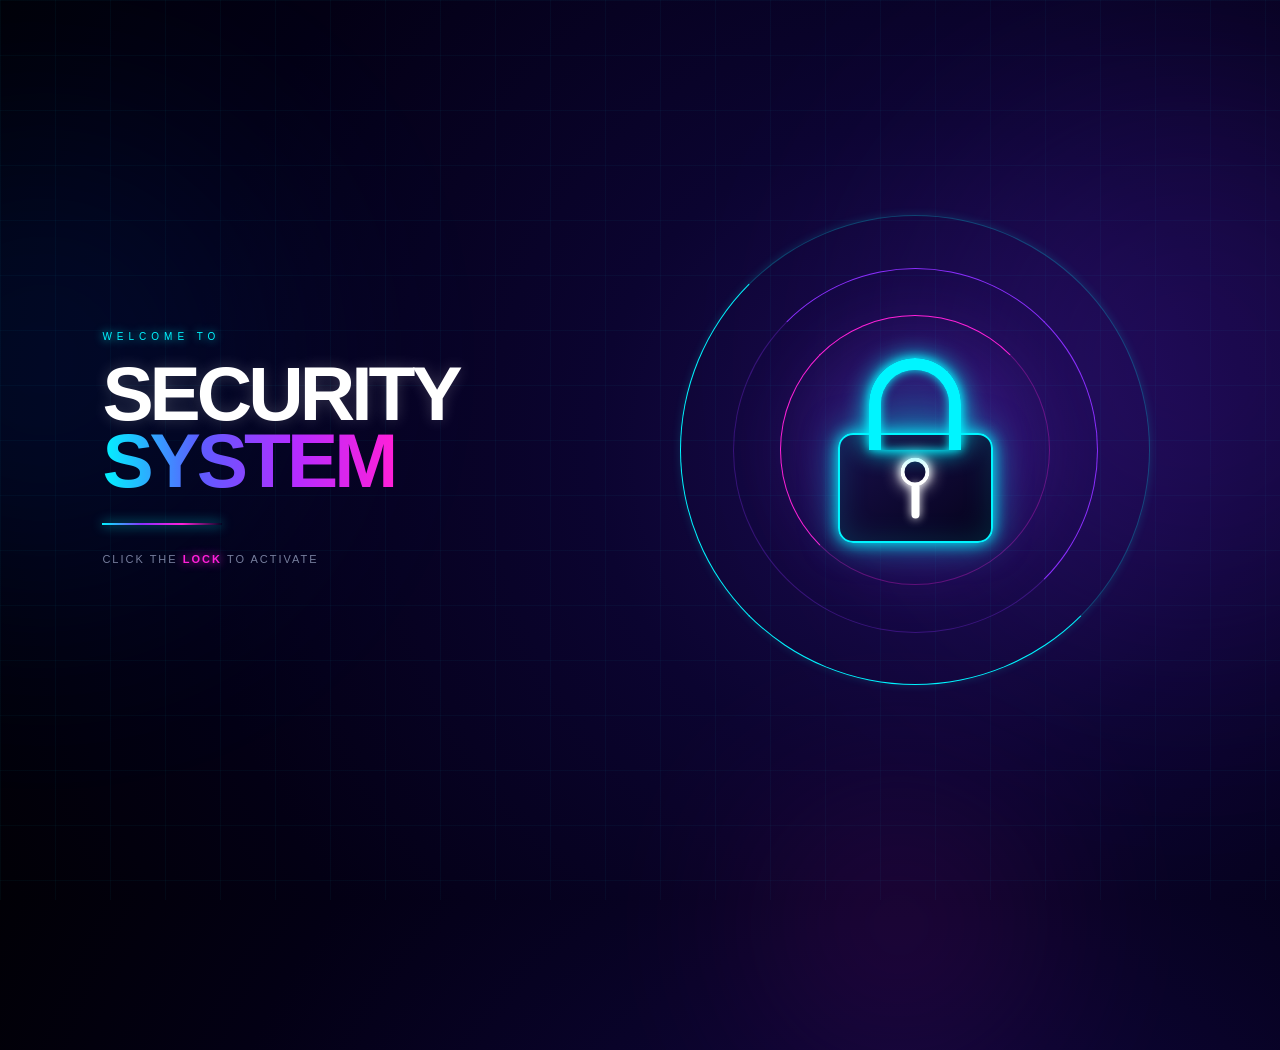
<file: index.html>
<!DOCTYPE html>
<html lang="en">

<head>

    <meta charset="UTF-8">
    <meta name="viewport" content="width=device-width, initial-scale=1.0">

    <title>LaserGuard</title>

    <style>

        * {
            margin: 0;
            padding: 0;
            box-sizing: border-box;
        }


        /* =========================================
           BODY
        ========================================= */

        body {

            width: 100vw;
            height: 100vh;

            overflow: hidden;

            background:
                radial-gradient(
                    circle at 72% 50%,
                    #1b0b50 0%,
                    #0b0430 32%,
                    #030014 72%,
                    #010006 100%
                );

            color: white;

            font-family: Arial, sans-serif;

            position: relative;
        }


        /* =========================================
           BACKGROUND GRID
        ========================================= */

        body::before {

            content: "";

            position: absolute;

            inset: 0;

            background-image:

                linear-gradient(
                    rgba(0,245,255,0.035) 1px,
                    transparent 1px
                ),

                linear-gradient(
                    90deg,
                    rgba(0,245,255,0.035) 1px,
                    transparent 1px
                );

            background-size: 55px 55px;

            pointer-events: none;
        }


        /* =========================================
           BACKGROUND GLOW
        ========================================= */

        .blue-glow {

            position: absolute;

            width: 450px;
            height: 450px;

            left: -180px;
            top: 15%;

            border-radius: 50%;

            background: #0055ff;

            opacity: 0.12;

            filter: blur(130px);
        }


        .purple-glow {

            position: absolute;

            width: 550px;
            height: 550px;

            right: -180px;
            top: 10%;

            border-radius: 50%;

            background: #7b2cff;

            opacity: 0.16;

            filter: blur(130px);
        }


        .pink-glow {

            position: absolute;

            width: 250px;
            height: 250px;

            right: 20%;
            bottom: -150px;

            border-radius: 50%;

            background: #ff20d9;

            opacity: 0.12;

            filter: blur(100px);
        }


        /* =========================================
           MAIN LAYOUT
        ========================================= */

        .page {

            width: 100%;

            height: 100%;

            display: flex;

            align-items: center;

            position: relative;

            z-index: 2;
        }


        /* =========================================
           LEFT CONTENT
        ========================================= */

        .left-content {

            width: 43%;

            padding-left: 8%;

            position: relative;

            z-index: 10;
        }


        .small-title {

            font-family: Arial, sans-serif;

            font-size: 10px;

            letter-spacing: 5px;

            color: #00f5ff;

            margin-bottom: 18px;

            text-shadow:
                0 0 10px #00f5ff;
        }


        .main-title {

            font-family: Arial, sans-serif;

            font-size: clamp(52px, 6vw, 90px);

            line-height: 0.88;

            font-weight: 900;

            letter-spacing: -4px;
        }


        .main-title .white {

            color: white;

            text-shadow:
                0 0 15px rgba(255,255,255,0.2);
        }


        .main-title .gradient {

            background:
                linear-gradient(
                    90deg,
                    #00f5ff,
                    #5d5cff,
                    #b62cff,
                    #ff20d9
                );

            -webkit-background-clip: text;

            background-clip: text;

            color: transparent;

            text-shadow: none;
        }


        .title-line {

            width: 120px;

            height: 2px;

            margin-top: 28px;

            background:
                linear-gradient(
                    90deg,
                    #00f5ff,
                    #8b2eff,
                    #ff20d9,
                    transparent
                );

            box-shadow:
                0 0 12px #00f5ff;
        }


        /* =========================================
           INSTRUCTION
        ========================================= */

        .instruction {

            margin-top: 25px;

            font-size: 11px;

            line-height: 1.8;

            letter-spacing: 2px;

            color: #777f9e;

            text-transform: uppercase;
        }


        .instruction strong {

            color: #ff20d9;

            font-weight: 700;

            text-shadow:
                0 0 10px #ff20d9;
        }


        /* =========================================
           RIGHT LOCK AREA
        ========================================= */

        .lock-area {

            width: 57%;

            height: 100%;

            display: flex;

            justify-content: center;

            align-items: center;

            position: relative;
        }


        /* =========================================
           LOCK CENTER GLOW
        ========================================= */

        .center-glow {

            position: absolute;

            width: 300px;
            height: 300px;

            border-radius: 50%;

            background:
                radial-gradient(
                    circle,
                    rgba(0,245,255,0.4),
                    rgba(124,58,237,0.2),
                    transparent 70%
                );

            filter: blur(25px);

            animation:
                centerPulse 2.5s ease-in-out infinite alternate;
        }


        @keyframes centerPulse {

            from {
                transform: scale(0.85);
                opacity: 0.65;
            }

            to {
                transform: scale(1.2);
                opacity: 1;
            }
        }


        /* =========================================
           RINGS
        ========================================= */

        .ring {

            position: absolute;

            border-radius: 50%;

            border: 1px solid;
        }


        .ring-one {

            width: 470px;
            height: 470px;

            border-color:
                rgba(0,245,255,0.25);

            border-left-color:
                #00f5ff;

            border-bottom-color:
                #00f5ff;

            box-shadow:
                0 0 10px rgba(0,245,255,0.15);

            animation:
                rotateOne 16s linear infinite;
        }


        .ring-two {

            width: 365px;
            height: 365px;

            border-color:
                rgba(139,46,255,0.3);

            border-right-color:
                #8b2eff;

            border-top-color:
                #8b2eff;

            animation:
                rotateTwo 11s linear infinite;
        }


        .ring-three {

            width: 270px;
            height: 270px;

            border-color:
                rgba(255,32,217,0.3);

            border-top-color:
                #ff20d9;

            border-left-color:
                #ff20d9;

            animation:
                rotateOne 7s linear infinite;
        }


        @keyframes rotateOne {

            from {
                transform: rotate(0deg);
            }

            to {
                transform: rotate(360deg);
            }
        }


        @keyframes rotateTwo {

            from {
                transform: rotate(360deg);
            }

            to {
                transform: rotate(0deg);
            }
        }


        /* =========================================
           LOCK
        ========================================= */

        .lock {

            width: 155px;

            height: 185px;

            position: relative;

            z-index: 20;

            cursor: pointer;

            transition:
                transform 0.25s ease,
                filter 0.25s ease;
        }


        .lock:hover {

            transform: scale(1.08);

            filter:
                drop-shadow(0 0 12px #00f5ff)
                drop-shadow(0 0 30px #8b2eff)
                drop-shadow(0 0 45px #ff20d9);
        }


        /* =========================================
           LOCK SHACKLE
        ========================================= */

        .shackle {

            position: absolute;

            width: 92px;
            height: 92px;

            left: 31px;
            top: 0;

            border: 12px solid #00f5ff;

            border-bottom: none;

            border-radius:
                60px 60px 0 0;

            box-shadow:

                0 0 10px #00f5ff,

                0 0 25px #00f5ff,

                inset 0 0 10px #00f5ff;

            z-index: 2;

            transform-origin: bottom center;
        }


        /* =========================================
           LOCK BODY
        ========================================= */

        .lock-body {

            position: absolute;

            bottom: 0;

            width: 155px;

            height: 110px;

            border-radius: 15px;

            border: 2px solid #00f5ff;

            background:
                linear-gradient(
                    145deg,
                    #18104b,
                    #05021a
                );

            box-shadow:

                0 0 15px #00f5ff,

                0 0 35px rgba(0,245,255,0.5),

                inset 0 0 30px
                rgba(0,245,255,0.15);
        }


        /* =========================================
           KEYHOLE
        ========================================= */

        .keyhole {

            position: absolute;

            left: 50%;
            top: 50%;

            transform:
                translate(-50%, -50%);
        }


        .key-circle {

            width: 29px;
            height: 29px;

            border-radius: 50%;

            border: 4px solid white;

            box-shadow:

                0 0 8px white,

                0 0 18px white;
        }


        .key-line {

            width: 8px;

            height: 35px;

            margin:
                -3px auto 0;

            background: white;

            border-radius: 6px;

            box-shadow:
                0 0 10px white;
        }


        /* =========================================
           SCAN LINE
        ========================================= */

        .scan {

            position: absolute;

            width: 500px;

            height: 2px;

            background:
                linear-gradient(
                    90deg,
                    transparent,
                    #00f5ff,
                    white,
                    #ff20d9,
                    transparent
                );

            box-shadow:
                0 0 12px #00f5ff,
                0 0 30px #ff20d9;

            opacity: 0;

            animation:
                scan 3s ease-in-out infinite;
        }


        @keyframes scan {

            0% {

                transform:
                    translateY(-250px);

                opacity: 0;
            }

            25% {
                opacity: 1;
            }

            50% {
                opacity: 0.8;
            }

            75% {
                opacity: 1;
            }

            100% {

                transform:
                    translateY(250px);

                opacity: 0;
            }
        }


        /* =========================================
           PORTAL
        ========================================= */

        .portal {

            position: fixed;

            left: 0;
            top: 0;

            width: 30px;
            height: 30px;

            border-radius: 50%;

            background:
                radial-gradient(
                    circle,
                    white 0%,
                    #00f5ff 8%,
                    #8b2eff 28%,
                    #ff20d9 50%,
                    #050018 72%,
                    #000 100%
                );

            box-shadow:

                0 0 30px #00f5ff,

                0 0 80px #8b2eff,

                0 0 150px #ff20d9;

            transform:
                translate(-50%, -50%)
                scale(0);

            z-index: 100;

            pointer-events: none;

            opacity: 0;
        }


        /* =========================================
           ACTIVATION — PORTAL TRANSITION
        ========================================= */

        body.activate .portal {

            left: 72%;

            top: 50%;

            opacity: 1;

            animation:
                portalExpand 1.35s
                cubic-bezier(.7,0,.15,1)
                forwards;
        }


        @keyframes portalExpand {

            0% {

                transform:
                    translate(-50%, -50%)
                    scale(0);
            }

            20% {

                transform:
                    translate(-50%, -50%)
                    scale(3);
            }

            45% {

                transform:
                    translate(-50%, -50%)
                    scale(15);
            }

            70% {

                transform:
                    translate(-50%, -50%)
                    scale(50);
            }

            100% {

                transform:
                    translate(-50%, -50%)
                    scale(130);
            }
        }


        /* =========================================
           SHACKLE OPENS
        ========================================= */

        body.activate .shackle {

            animation:
                unlockShackle
                0.65s
                cubic-bezier(.2,.8,.2,1)
                forwards;
        }


        @keyframes unlockShackle {

            0% {

                transform:
                    rotate(0deg)
                    translateY(0);
            }

            55% {

                transform:
                    rotate(-20deg)
                    translateY(-18px);
            }

            100% {

                transform:
                    rotate(-38deg)
                    translateY(-45px);

                opacity: 0;
            }
        }


        /* =========================================
           KEYHOLE FLASH
        ========================================= */

        body.activate .keyhole {

            animation:
                keyFlash
                0.7s
                ease-out
                forwards;
        }


        @keyframes keyFlash {

            0% {

                transform:
                    translate(-50%, -50%)
                    scale(1);

                filter:
                    drop-shadow(0 0 5px white);
            }

            45% {

                transform:
                    translate(-50%, -50%)
                    scale(2);

                filter:
                    drop-shadow(0 0 25px white)
                    drop-shadow(0 0 55px #00f5ff);
            }

            100% {

                transform:
                    translate(-50%, -50%)
                    scale(0);

                opacity: 0;
            }
        }


        /* =========================================
           RINGS BURST
        ========================================= */

        body.activate .ring {

            animation:
                ringBurst
                0.9s
                ease-in
                forwards;
        }


        @keyframes ringBurst {

            0% {

                transform:
                    scale(1)
                    rotate(0deg);

                opacity: 1;
            }

            100% {

                transform:
                    scale(2.5)
                    rotate(720deg);

                opacity: 0;
            }
        }


        /* =========================================
           LEFT TEXT EXIT
        ========================================= */

        body.activate .left-content {

            animation:
                textExit
                0.55s
                ease-in
                forwards;
        }


        @keyframes textExit {

            to {

                transform:
                    translateX(-80px);

                opacity: 0;
            }
        }


        /* =========================================
           SCREEN DARKEN
        ========================================= */

        body.activate::after {

            content: "";

            position: fixed;

            inset: 0;

            background:
                radial-gradient(
                    circle at 72% 50%,
                    transparent 0%,
                    rgba(0,0,0,0.1) 20%,
                    rgba(0,0,0,0.8) 60%,
                    #000 100%
                );

            z-index: 90;

            pointer-events: none;

            animation:
                darken 1.3s ease forwards;
        }


        @keyframes darken {

            0% {
                opacity: 0;
            }

            55% {
                opacity: 0.25;
            }

            100% {
                opacity: 1;
            }
        }


        /* =========================================
           MOBILE
        ========================================= */

        @media(max-width:850px) {

            .page {

                flex-direction: column;

                justify-content: center;
            }


            .left-content {

                width: 100%;

                padding-left: 30px;

                position: absolute;

                top: 12%;

                text-align: center;
            }


            .main-title {

                font-size: 45px;
            }


            .title-line {

                margin-left: auto;

                margin-right: auto;
            }


            .instruction {

                font-size: 9px;
            }


            .lock-area {

                width: 100%;

                height: 100%;
            }


            .ring-one {

                width: 350px;
                height: 350px;
            }


            .ring-two {

                width: 280px;
                height: 280px;
            }


            .ring-three {

                width: 210px;
                height: 210px;
            }


            .lock {

                transform: scale(0.8);
            }


            body.activate .portal {

                left: 50%;

                top: 55%;
            }

        }

    </style>

</head>


<body>


    <!-- Background -->

    <div class="blue-glow"></div>

    <div class="purple-glow"></div>

    <div class="pink-glow"></div>


    <!-- Main page -->

    <div class="page">


        <!-- =================================
             LEFT SIDE
        ================================== -->

        <section class="left-content">


            <div class="small-title">
                WELCOME TO
            </div>


            <h1 class="main-title">

                <span class="white">
                    SECURITY
                </span>

                <br>

                <span class="gradient">
                    SYSTEM
                </span>

            </h1>


            <div class="title-line"></div>


            <div class="instruction">

                CLICK THE

                <strong>
                    LOCK
                </strong>

                TO ACTIVATE

            </div>


        </section>


        <!-- =================================
             RIGHT SIDE LOCK
        ================================== -->

        <section class="lock-area">


            <div class="center-glow"></div>


            <!-- Rings -->

            <div class="ring ring-one"></div>

            <div class="ring ring-two"></div>

            <div class="ring ring-three"></div>


            <!-- Scan -->

            <div class="scan"></div>


            <!-- Lock -->

            <div class="lock" id="lock">


                <div class="shackle"></div>


                <div class="lock-body">


                    <div class="keyhole">

                        <div class="key-circle"></div>

                        <div class="key-line"></div>

                    </div>


                </div>


            </div>


        </section>


    </div>


    <!-- Portal -->

    <div class="portal"></div>


    <!-- =================================
         JAVASCRIPT
    ================================== -->

    <script>

        const lock =
            document.getElementById("lock");


        lock.addEventListener(
            "click",
            function () {


                /* Prevent double click */

                if (
                    document.body.classList.contains(
                        "activate"
                    )
                ) {

                    return;

                }


                /* Start transition */

                document.body.classList.add(
                    "activate"
                );


                /* Open dashboard */

                setTimeout(
                    function () {

                        window.location.href =
                            "dashboard.html";

                    },
                    1350
                );


            }
        );

    </script>


</body>

</html>
</file>
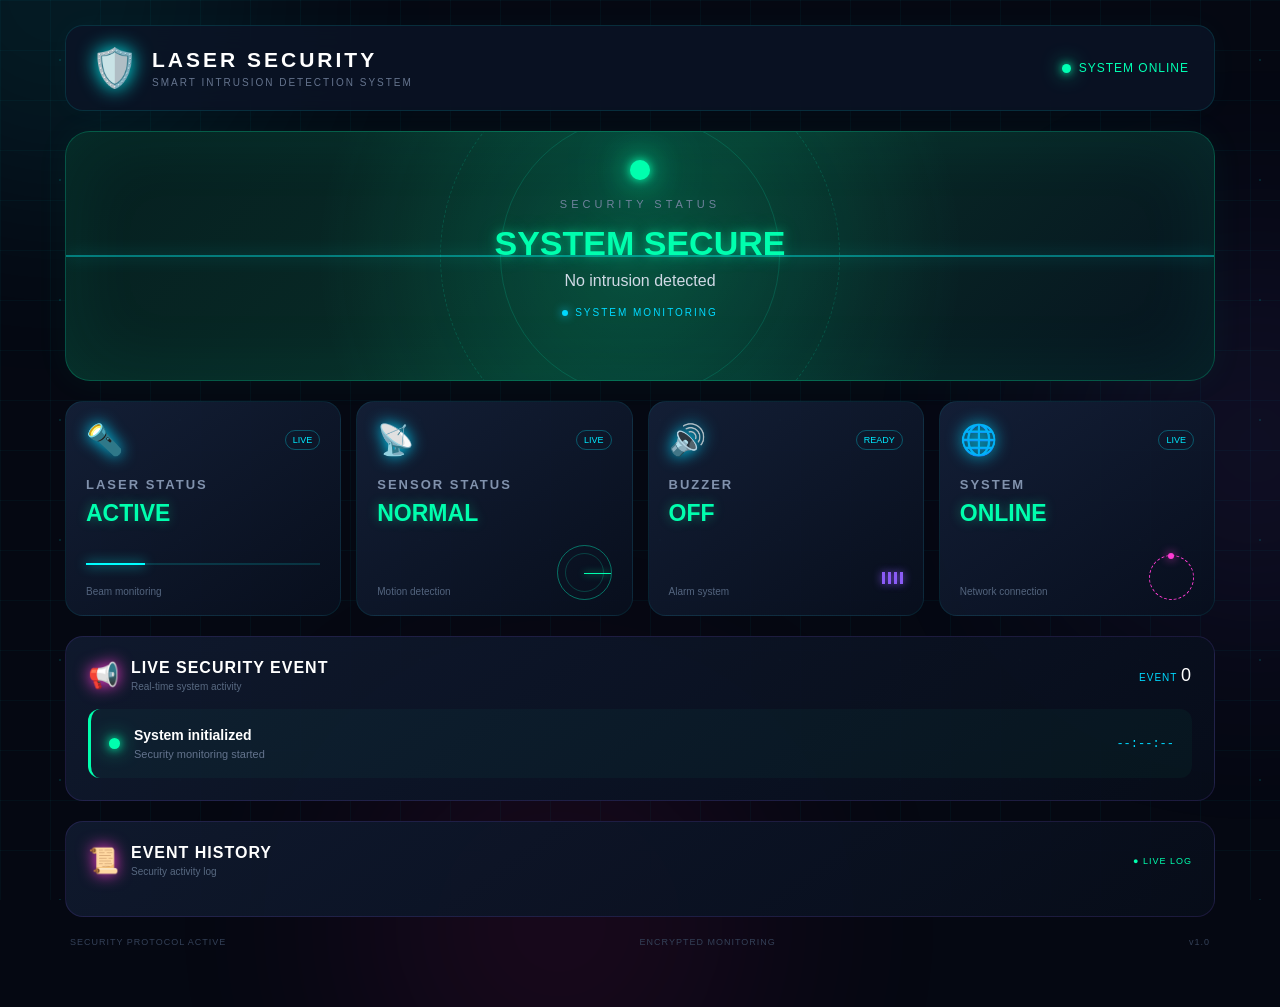
<file: dashboard.html>
<!DOCTYPE html>
<html lang="en">

<head>
    <meta charset="UTF-8">
    <meta name="viewport" content="width=device-width, initial-scale=1.0">

    <title>Laser Security System</title>

    <link rel="stylesheet" href="dashboard.css">
</head>

<body>

    <!-- Animated background -->
    <div class="grid"></div>
    <div class="stars"></div>

    <div class="glow cyan"></div>
    <div class="glow purple"></div>
    <div class="glow pink"></div>


    <main class="dashboard">

        <!-- ================= HEADER ================= -->

        <header class="header">

            <div class="brand">

                <div class="shield">
                    🛡️
                </div>

                <div>
                    <h1>LASER SECURITY</h1>
                    <p>SMART INTRUSION DETECTION SYSTEM</p>
                </div>

            </div>


            <div class="connection">

                <span class="connection-dot"></span>

                <span>SYSTEM ONLINE</span>

            </div>

        </header>


        <!-- ================= MAIN STATUS ================= -->

        <section class="main-status safe" id="mainStatusBox">

            <div class="status-rings ring-one"></div>
            <div class="status-rings ring-two"></div>

            <div class="status-light" id="statusLight"></div>

            <div class="status-content">

                <span class="status-small">
                    SECURITY STATUS
                </span>

                <h2 id="mainStatus">
                    SYSTEM SECURE
                </h2>

                <p id="statusMessage">
                    No intrusion detected
                </p>

                <div class="scanning">

                    <span></span>
                    SYSTEM MONITORING

                </div>

            </div>

            <div class="scan-line"></div>

        </section>


        <!-- ================= STATUS CARDS ================= -->

        <section class="cards">


            <!-- LASER -->

            <div class="card laser-card">

                <div class="card-top">

                    <div class="card-icon">
                        🔦
                    </div>

                    <div class="card-live">
                        LIVE
                    </div>

                </div>

                <h3>LASER STATUS</h3>

                <strong id="laserStatus">
                    ACTIVE
                </strong>

                <div class="laser-beam">

                    <span></span>

                </div>

                <small>
                    Beam monitoring
                </small>

            </div>


            <!-- SENSOR -->

            <div class="card sensor-card">

                <div class="card-top">

                    <div class="card-icon">
                        📡
                    </div>

                    <div class="card-live">
                        LIVE
                    </div>

                </div>

                <h3>SENSOR STATUS</h3>

                <strong id="sensorStatus">
                    NORMAL
                </strong>

                <div class="radar">

                    <div class="radar-line"></div>

                </div>

                <small>
                    Motion detection
                </small>

            </div>


            <!-- BUZZER -->

            <div class="card buzzer-card">

                <div class="card-top">

                    <div class="card-icon">
                        🔊
                    </div>

                    <div class="card-live">
                        READY
                    </div>

                </div>

                <h3>BUZZER</h3>

                <strong id="buzzerStatus">
                    OFF
                </strong>

                <div class="sound-wave">

                    <span></span>
                    <span></span>
                    <span></span>
                    <span></span>

                </div>

                <small>
                    Alarm system
                </small>

            </div>


            <!-- SYSTEM -->

            <div class="card system-card">

                <div class="card-top">

                    <div class="card-icon">
                        🌐
                    </div>

                    <div class="card-live">
                        LIVE
                    </div>

                </div>

                <h3>SYSTEM</h3>

                <strong class="online-text">
                    ONLINE
                </strong>

                <div class="system-orbit">

                    <span></span>

                </div>

                <small>
                    Network connection
                </small>

            </div>

        </section>


        <!-- ================= RECENT EVENT ================= -->

        <section class="panel recent-panel">

            <div class="panel-header">

                <div class="panel-title">

                    <span>📢</span>

                    <div>
                        <h2>LIVE SECURITY EVENT</h2>
                        <p>Real-time system activity</p>
                    </div>

                </div>

                <div class="event-counter">

                    EVENT
                    <span id="eventNumber">
                        0
                    </span>

                </div>

            </div>


            <div class="recent-event" id="recentEvent">

                <div class="event-status-dot"></div>

                <div class="event-information">

                    <h3 id="recentTitle">
                        System initialized
                    </h3>

                    <p id="recentDescription">
                        Security monitoring started
                    </p>

                </div>

                <div class="event-time" id="recentTime">
                    --:--:--
                </div>

            </div>

        </section>


        <!-- ================= EVENT HISTORY ================= -->

        <section class="panel history-panel">

            <div class="panel-header">

                <div class="panel-title">

                    <span>📜</span>

                    <div>
                        <h2>EVENT HISTORY</h2>
                        <p>Security activity log</p>
                    </div>

                </div>

                <div class="history-live">
                    ● LIVE LOG
                </div>

            </div>


            <div class="history-list" id="historyList">

                <!-- Events will be added here -->

            </div>

        </section>


        <!-- ================= FOOTER ================= -->

        <footer>

            <span>
                SECURITY PROTOCOL ACTIVE
            </span>

            <span>
                ENCRYPTED MONITORING
            </span>

            <span>
                v1.0
            </span>

        </footer>

    </main>


    <script src="dashboard.js"></script>

</body>

</html>
</file>
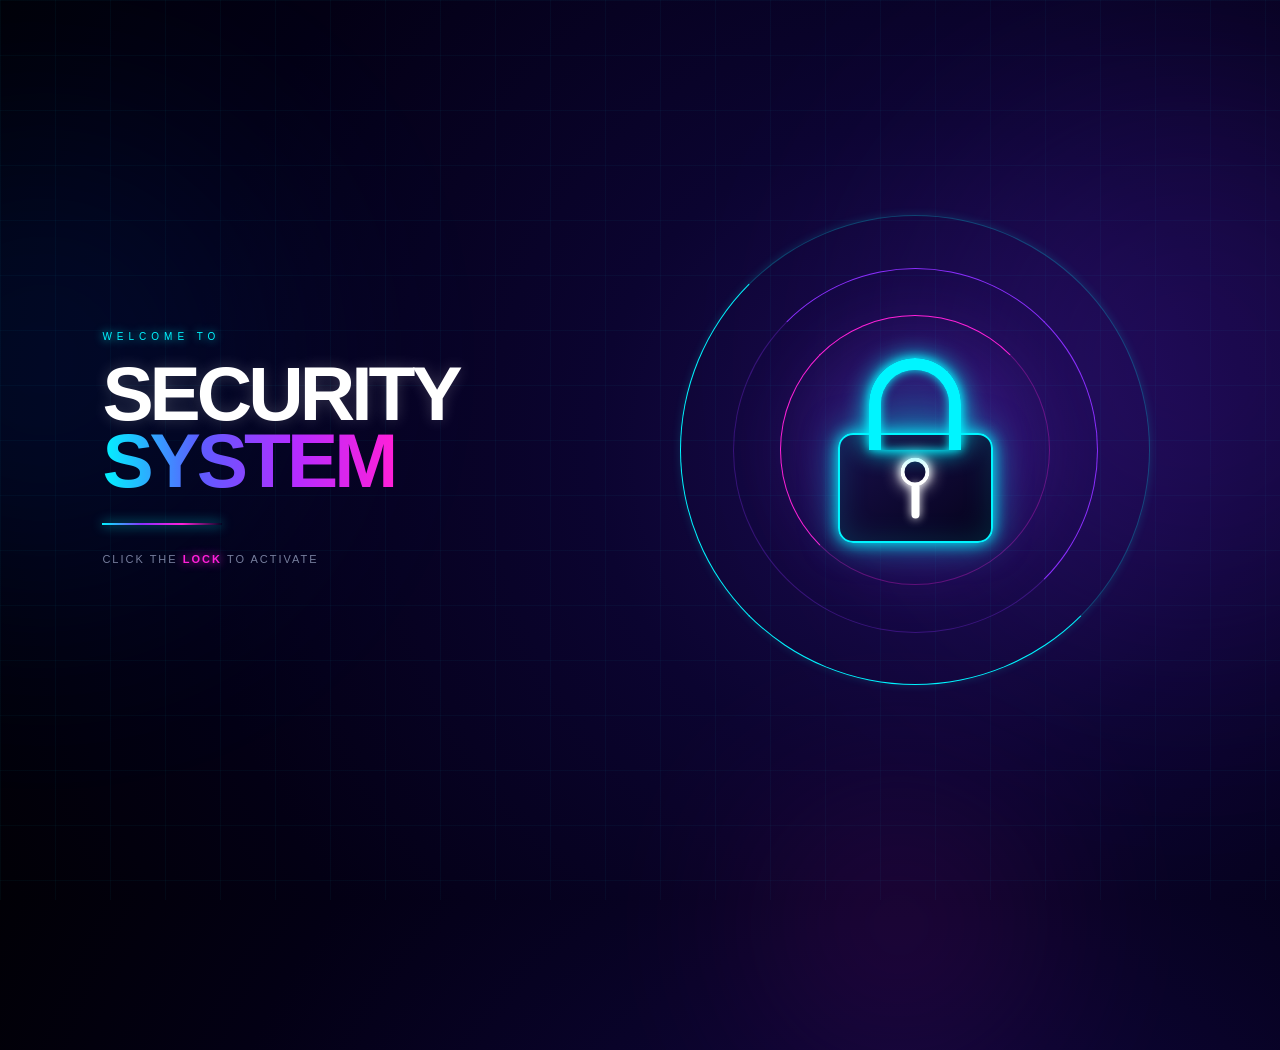
<file: secure.html>
<!DOCTYPE html>
<html lang="en">

<head>

    <meta charset="UTF-8">
    <meta name="viewport" content="width=device-width, initial-scale=1.0">

    <title>LaserGuard</title>

    <style>

        * {
            margin: 0;
            padding: 0;
            box-sizing: border-box;
        }


        /* =========================================
           BODY
        ========================================= */

        body {

            width: 100vw;
            height: 100vh;

            overflow: hidden;

            background:
                radial-gradient(
                    circle at 72% 50%,
                    #1b0b50 0%,
                    #0b0430 32%,
                    #030014 72%,
                    #010006 100%
                );

            color: white;

            font-family: Arial, sans-serif;

            position: relative;
        }


        /* =========================================
           BACKGROUND GRID
        ========================================= */

        body::before {

            content: "";

            position: absolute;

            inset: 0;

            background-image:

                linear-gradient(
                    rgba(0,245,255,0.035) 1px,
                    transparent 1px
                ),

                linear-gradient(
                    90deg,
                    rgba(0,245,255,0.035) 1px,
                    transparent 1px
                );

            background-size: 55px 55px;

            pointer-events: none;
        }


        /* =========================================
           BACKGROUND GLOW
        ========================================= */

        .blue-glow {

            position: absolute;

            width: 450px;
            height: 450px;

            left: -180px;
            top: 15%;

            border-radius: 50%;

            background: #0055ff;

            opacity: 0.12;

            filter: blur(130px);
        }


        .purple-glow {

            position: absolute;

            width: 550px;
            height: 550px;

            right: -180px;
            top: 10%;

            border-radius: 50%;

            background: #7b2cff;

            opacity: 0.16;

            filter: blur(130px);
        }


        .pink-glow {

            position: absolute;

            width: 250px;
            height: 250px;

            right: 20%;
            bottom: -150px;

            border-radius: 50%;

            background: #ff20d9;

            opacity: 0.12;

            filter: blur(100px);
        }


        /* =========================================
           MAIN LAYOUT
        ========================================= */

        .page {

            width: 100%;

            height: 100%;

            display: flex;

            align-items: center;

            position: relative;

            z-index: 2;
        }


        /* =========================================
           LEFT CONTENT
        ========================================= */

        .left-content {

            width: 43%;

            padding-left: 8%;

            position: relative;

            z-index: 10;
        }


        .small-title {

            font-family: Arial, sans-serif;

            font-size: 10px;

            letter-spacing: 5px;

            color: #00f5ff;

            margin-bottom: 18px;

            text-shadow:
                0 0 10px #00f5ff;
        }


        .main-title {

            font-family: Arial, sans-serif;

            font-size: clamp(52px, 6vw, 90px);

            line-height: 0.88;

            font-weight: 900;

            letter-spacing: -4px;
        }


        .main-title .white {

            color: white;

            text-shadow:
                0 0 15px rgba(255,255,255,0.2);
        }


        .main-title .gradient {

            background:
                linear-gradient(
                    90deg,
                    #00f5ff,
                    #5d5cff,
                    #b62cff,
                    #ff20d9
                );

            -webkit-background-clip: text;

            background-clip: text;

            color: transparent;

            text-shadow: none;
        }


        .title-line {

            width: 120px;

            height: 2px;

            margin-top: 28px;

            background:
                linear-gradient(
                    90deg,
                    #00f5ff,
                    #8b2eff,
                    #ff20d9,
                    transparent
                );

            box-shadow:
                0 0 12px #00f5ff;
        }


        /* =========================================
           INSTRUCTION
        ========================================= */

        .instruction {

            margin-top: 25px;

            font-size: 11px;

            line-height: 1.8;

            letter-spacing: 2px;

            color: #777f9e;

            text-transform: uppercase;
        }


        .instruction strong {

            color: #ff20d9;

            font-weight: 700;

            text-shadow:
                0 0 10px #ff20d9;
        }


        /* =========================================
           RIGHT LOCK AREA
        ========================================= */

        .lock-area {

            width: 57%;

            height: 100%;

            display: flex;

            justify-content: center;

            align-items: center;

            position: relative;
        }


        /* =========================================
           LOCK CENTER GLOW
        ========================================= */

        .center-glow {

            position: absolute;

            width: 300px;
            height: 300px;

            border-radius: 50%;

            background:
                radial-gradient(
                    circle,
                    rgba(0,245,255,0.4),
                    rgba(124,58,237,0.2),
                    transparent 70%
                );

            filter: blur(25px);

            animation:
                centerPulse 2.5s ease-in-out infinite alternate;
        }


        @keyframes centerPulse {

            from {
                transform: scale(0.85);
                opacity: 0.65;
            }

            to {
                transform: scale(1.2);
                opacity: 1;
            }
        }


        /* =========================================
           RINGS
        ========================================= */

        .ring {

            position: absolute;

            border-radius: 50%;

            border: 1px solid;
        }


        .ring-one {

            width: 470px;
            height: 470px;

            border-color:
                rgba(0,245,255,0.25);

            border-left-color:
                #00f5ff;

            border-bottom-color:
                #00f5ff;

            box-shadow:
                0 0 10px rgba(0,245,255,0.15);

            animation:
                rotateOne 16s linear infinite;
        }


        .ring-two {

            width: 365px;
            height: 365px;

            border-color:
                rgba(139,46,255,0.3);

            border-right-color:
                #8b2eff;

            border-top-color:
                #8b2eff;

            animation:
                rotateTwo 11s linear infinite;
        }


        .ring-three {

            width: 270px;
            height: 270px;

            border-color:
                rgba(255,32,217,0.3);

            border-top-color:
                #ff20d9;

            border-left-color:
                #ff20d9;

            animation:
                rotateOne 7s linear infinite;
        }


        @keyframes rotateOne {

            from {
                transform: rotate(0deg);
            }

            to {
                transform: rotate(360deg);
            }
        }


        @keyframes rotateTwo {

            from {
                transform: rotate(360deg);
            }

            to {
                transform: rotate(0deg);
            }
        }


        /* =========================================
           LOCK
        ========================================= */

        .lock {

            width: 155px;

            height: 185px;

            position: relative;

            z-index: 20;

            cursor: pointer;

            transition:
                transform 0.25s ease,
                filter 0.25s ease;
        }


        .lock:hover {

            transform: scale(1.08);

            filter:
                drop-shadow(0 0 12px #00f5ff)
                drop-shadow(0 0 30px #8b2eff)
                drop-shadow(0 0 45px #ff20d9);
        }


        /* =========================================
           LOCK SHACKLE
        ========================================= */

        .shackle {

            position: absolute;

            width: 92px;
            height: 92px;

            left: 31px;
            top: 0;

            border: 12px solid #00f5ff;

            border-bottom: none;

            border-radius:
                60px 60px 0 0;

            box-shadow:

                0 0 10px #00f5ff,

                0 0 25px #00f5ff,

                inset 0 0 10px #00f5ff;

            z-index: 2;

            transform-origin: bottom center;
        }


        /* =========================================
           LOCK BODY
        ========================================= */

        .lock-body {

            position: absolute;

            bottom: 0;

            width: 155px;

            height: 110px;

            border-radius: 15px;

            border: 2px solid #00f5ff;

            background:
                linear-gradient(
                    145deg,
                    #18104b,
                    #05021a
                );

            box-shadow:

                0 0 15px #00f5ff,

                0 0 35px rgba(0,245,255,0.5),

                inset 0 0 30px
                rgba(0,245,255,0.15);
        }


        /* =========================================
           KEYHOLE
        ========================================= */

        .keyhole {

            position: absolute;

            left: 50%;
            top: 50%;

            transform:
                translate(-50%, -50%);
        }


        .key-circle {

            width: 29px;
            height: 29px;

            border-radius: 50%;

            border: 4px solid white;

            box-shadow:

                0 0 8px white,

                0 0 18px white;
        }


        .key-line {

            width: 8px;

            height: 35px;

            margin:
                -3px auto 0;

            background: white;

            border-radius: 6px;

            box-shadow:
                0 0 10px white;
        }


        /* =========================================
           SCAN LINE
        ========================================= */

        .scan {

            position: absolute;

            width: 500px;

            height: 2px;

            background:
                linear-gradient(
                    90deg,
                    transparent,
                    #00f5ff,
                    white,
                    #ff20d9,
                    transparent
                );

            box-shadow:
                0 0 12px #00f5ff,
                0 0 30px #ff20d9;

            opacity: 0;

            animation:
                scan 3s ease-in-out infinite;
        }


        @keyframes scan {

            0% {

                transform:
                    translateY(-250px);

                opacity: 0;
            }

            25% {
                opacity: 1;
            }

            50% {
                opacity: 0.8;
            }

            75% {
                opacity: 1;
            }

            100% {

                transform:
                    translateY(250px);

                opacity: 0;
            }
        }


        /* =========================================
           PORTAL
        ========================================= */

        .portal {

            position: fixed;

            left: 0;
            top: 0;

            width: 30px;
            height: 30px;

            border-radius: 50%;

            background:
                radial-gradient(
                    circle,
                    white 0%,
                    #00f5ff 8%,
                    #8b2eff 28%,
                    #ff20d9 50%,
                    #050018 72%,
                    #000 100%
                );

            box-shadow:

                0 0 30px #00f5ff,

                0 0 80px #8b2eff,

                0 0 150px #ff20d9;

            transform:
                translate(-50%, -50%)
                scale(0);

            z-index: 100;

            pointer-events: none;

            opacity: 0;
        }


        /* =========================================
           ACTIVATION — PORTAL TRANSITION
        ========================================= */

        body.activate .portal {

            left: 72%;

            top: 50%;

            opacity: 1;

            animation:
                portalExpand 1.35s
                cubic-bezier(.7,0,.15,1)
                forwards;
        }


        @keyframes portalExpand {

            0% {

                transform:
                    translate(-50%, -50%)
                    scale(0);
            }

            20% {

                transform:
                    translate(-50%, -50%)
                    scale(3);
            }

            45% {

                transform:
                    translate(-50%, -50%)
                    scale(15);
            }

            70% {

                transform:
                    translate(-50%, -50%)
                    scale(50);
            }

            100% {

                transform:
                    translate(-50%, -50%)
                    scale(130);
            }
        }


        /* =========================================
           SHACKLE OPENS
        ========================================= */

        body.activate .shackle {

            animation:
                unlockShackle
                0.65s
                cubic-bezier(.2,.8,.2,1)
                forwards;
        }


        @keyframes unlockShackle {

            0% {

                transform:
                    rotate(0deg)
                    translateY(0);
            }

            55% {

                transform:
                    rotate(-20deg)
                    translateY(-18px);
            }

            100% {

                transform:
                    rotate(-38deg)
                    translateY(-45px);

                opacity: 0;
            }
        }


        /* =========================================
           KEYHOLE FLASH
        ========================================= */

        body.activate .keyhole {

            animation:
                keyFlash
                0.7s
                ease-out
                forwards;
        }


        @keyframes keyFlash {

            0% {

                transform:
                    translate(-50%, -50%)
                    scale(1);

                filter:
                    drop-shadow(0 0 5px white);
            }

            45% {

                transform:
                    translate(-50%, -50%)
                    scale(2);

                filter:
                    drop-shadow(0 0 25px white)
                    drop-shadow(0 0 55px #00f5ff);
            }

            100% {

                transform:
                    translate(-50%, -50%)
                    scale(0);

                opacity: 0;
            }
        }


        /* =========================================
           RINGS BURST
        ========================================= */

        body.activate .ring {

            animation:
                ringBurst
                0.9s
                ease-in
                forwards;
        }


        @keyframes ringBurst {

            0% {

                transform:
                    scale(1)
                    rotate(0deg);

                opacity: 1;
            }

            100% {

                transform:
                    scale(2.5)
                    rotate(720deg);

                opacity: 0;
            }
        }


        /* =========================================
           LEFT TEXT EXIT
        ========================================= */

        body.activate .left-content {

            animation:
                textExit
                0.55s
                ease-in
                forwards;
        }


        @keyframes textExit {

            to {

                transform:
                    translateX(-80px);

                opacity: 0;
            }
        }


        /* =========================================
           SCREEN DARKEN
        ========================================= */

        body.activate::after {

            content: "";

            position: fixed;

            inset: 0;

            background:
                radial-gradient(
                    circle at 72% 50%,
                    transparent 0%,
                    rgba(0,0,0,0.1) 20%,
                    rgba(0,0,0,0.8) 60%,
                    #000 100%
                );

            z-index: 90;

            pointer-events: none;

            animation:
                darken 1.3s ease forwards;
        }


        @keyframes darken {

            0% {
                opacity: 0;
            }

            55% {
                opacity: 0.25;
            }

            100% {
                opacity: 1;
            }
        }


        /* =========================================
           MOBILE
        ========================================= */

        @media(max-width:850px) {

            .page {

                flex-direction: column;

                justify-content: center;
            }


            .left-content {

                width: 100%;

                padding-left: 30px;

                position: absolute;

                top: 12%;

                text-align: center;
            }


            .main-title {

                font-size: 45px;
            }


            .title-line {

                margin-left: auto;

                margin-right: auto;
            }


            .instruction {

                font-size: 9px;
            }


            .lock-area {

                width: 100%;

                height: 100%;
            }


            .ring-one {

                width: 350px;
                height: 350px;
            }


            .ring-two {

                width: 280px;
                height: 280px;
            }


            .ring-three {

                width: 210px;
                height: 210px;
            }


            .lock {

                transform: scale(0.8);
            }


            body.activate .portal {

                left: 50%;

                top: 55%;
            }

        }

    </style>

</head>


<body>


    <!-- Background -->

    <div class="blue-glow"></div>

    <div class="purple-glow"></div>

    <div class="pink-glow"></div>


    <!-- Main page -->

    <div class="page">


        <!-- =================================
             LEFT SIDE
        ================================== -->

        <section class="left-content">


            <div class="small-title">
                WELCOME TO
            </div>


            <h1 class="main-title">

                <span class="white">
                    SECURITY
                </span>

                <br>

                <span class="gradient">
                    SYSTEM
                </span>

            </h1>


            <div class="title-line"></div>


            <div class="instruction">

                CLICK THE

                <strong>
                    LOCK
                </strong>

                TO ACTIVATE

            </div>


        </section>


        <!-- =================================
             RIGHT SIDE LOCK
        ================================== -->

        <section class="lock-area">


            <div class="center-glow"></div>


            <!-- Rings -->

            <div class="ring ring-one"></div>

            <div class="ring ring-two"></div>

            <div class="ring ring-three"></div>


            <!-- Scan -->

            <div class="scan"></div>


            <!-- Lock -->

            <div class="lock" id="lock">


                <div class="shackle"></div>


                <div class="lock-body">


                    <div class="keyhole">

                        <div class="key-circle"></div>

                        <div class="key-line"></div>

                    </div>


                </div>


            </div>


        </section>


    </div>


    <!-- Portal -->

    <div class="portal"></div>


    <!-- =================================
         JAVASCRIPT
    ================================== -->

    <script>

        const lock =
            document.getElementById("lock");


        lock.addEventListener(
            "click",
            function () {


                /* Prevent double click */

                if (
                    document.body.classList.contains(
                        "activate"
                    )
                ) {

                    return;

                }


                /* Start transition */

                document.body.classList.add(
                    "activate"
                );


                /* Open dashboard */

                setTimeout(
                    function () {

                        window.location.href =
                            "dashboard.html";

                    },
                    1350
                );


            }
        );

    </script>


</body>

</html>
</file>
<file: dashboard.css>
* {
    margin: 0;
    padding: 0;
    box-sizing: border-box;
}

body {

    font-family: Arial, Helvetica, sans-serif;

    background: #050812;

    color: white;

    min-height: 100vh;

    overflow-x: hidden;

}


/* ================= BACKGROUND ================= */

.grid {

    position: fixed;

    inset: 0;

    background-image:
        linear-gradient(
            rgba(0, 255, 255, 0.035) 1px,
            transparent 1px
        ),
        linear-gradient(
            90deg,
            rgba(0, 255, 255, 0.035) 1px,
            transparent 1px
        );

    background-size: 50px 50px;

    animation: gridMove 12s linear infinite;

    pointer-events: none;

}

@keyframes gridMove {

    from {
        transform: translateY(0);
    }

    to {
        transform: translateY(50px);
    }

}


.stars {

    position: fixed;

    inset: 0;

    background-image:
        radial-gradient(#00ffff 1px, transparent 1px),
        radial-gradient(#a855f7 1px, transparent 1px);

    background-size: 120px 120px;

    opacity: 0.12;

    animation: starsMove 18s linear infinite;

    pointer-events: none;

}

@keyframes starsMove {

    from {
        transform: translate(0, 0);
    }

    to {
        transform: translate(-120px, 120px);
    }

}


/* ================= GLOWS ================= */

.glow {

    position: fixed;

    width: 350px;

    height: 350px;

    border-radius: 50%;

    filter: blur(130px);

    opacity: 0.12;

    pointer-events: none;

}

.cyan {

    background: #00ffff;

    top: -180px;

    left: -120px;

}

.purple {

    background: #8b5cf6;

    right: -150px;

    top: 30%;

}

.pink {

    background: #ff1493;

    bottom: -200px;

    left: 30%;

}


/* ================= DASHBOARD ================= */

.dashboard {

    width: min(1150px, 92%);

    margin: auto;

    padding: 25px 0 40px;

    position: relative;

    z-index: 2;

}


/* ================= HEADER ================= */

.header {

    display: flex;

    justify-content: space-between;

    align-items: center;

    padding: 20px 25px;

    background: rgba(12, 20, 38, 0.82);

    border: 1px solid rgba(0, 255, 255, 0.12);

    border-radius: 18px;

    backdrop-filter: blur(15px);

    box-shadow:
        0 0 30px rgba(0, 255, 255, 0.03);

    animation: slideDown 0.7s ease;

}

@keyframes slideDown {

    from {

        opacity: 0;

        transform: translateY(-25px);

    }

    to {

        opacity: 1;

        transform: translateY(0);

    }

}


.brand {

    display: flex;

    align-items: center;

    gap: 14px;

}

.shield {

    font-size: 38px;

    filter:
        drop-shadow(0 0 10px #00ffff);

}

.brand h1 {

    font-size: 21px;

    letter-spacing: 3px;

}

.brand p {

    color: #65748e;

    font-size: 10px;

    letter-spacing: 2px;

    margin-top: 5px;

}


.connection {

    display: flex;

    align-items: center;

    gap: 8px;

    color: #00ffb3;

    font-size: 12px;

    letter-spacing: 1px;

}

.connection-dot {

    width: 9px;

    height: 9px;

    border-radius: 50%;

    background: #00ffb3;

    box-shadow:
        0 0 8px #00ffb3,
        0 0 20px #00ffb3;

    animation: pulse 1.5s infinite;

}


/* ================= MAIN STATUS ================= */

.main-status {

    position: relative;

    height: 250px;

    margin-top: 20px;

    border-radius: 25px;

    overflow: hidden;

    display: flex;

    align-items: center;

    justify-content: center;

    border: 1px solid rgba(0, 255, 180, 0.25);

    transition:
        background 0.5s,
        border 0.5s,
        box-shadow 0.5s;

}

.main-status.safe {

    background:
        radial-gradient(
            circle at center,
            rgba(0, 255, 170, 0.18),
            transparent 55%
        ),
        linear-gradient(
            135deg,
            #061f20,
            #082c27,
            #07131f
        );

    box-shadow:
        inset 0 0 80px rgba(0,255,180,0.08),
        0 0 35px rgba(0,255,180,0.05);

}

.main-status.danger {

    background:
        radial-gradient(
            circle at center,
            rgba(255, 20, 70, 0.2),
            transparent 55%
        ),
        linear-gradient(
            135deg,
            #26070d,
            #430b18,
            #18060c
        );

    border-color: rgba(255, 30, 70, 0.55);

    box-shadow:
        inset 0 0 90px rgba(255,20,50,0.15),
        0 0 40px rgba(255,20,50,0.18);

    animation: dangerPulse 1s infinite;

}

@keyframes dangerPulse {

    0%, 100% {
        box-shadow:
            inset 0 0 90px rgba(255,20,50,0.12),
            0 0 30px rgba(255,20,50,0.1);
    }

    50% {
        box-shadow:
            inset 0 0 90px rgba(255,20,50,0.25),
            0 0 50px rgba(255,20,50,0.3);
    }

}


/* STATUS LIGHT */

.status-light {

    position: absolute;

    top: 28px;

    width: 20px;

    height: 20px;

    border-radius: 50%;

    background: #00ffae;

    box-shadow:
        0 0 10px #00ffae,
        0 0 30px #00ffae,
        0 0 60px #00ffae;

    animation: pulse 1.4s infinite;

}

.danger .status-light {

    background: #ff174f;

    box-shadow:
        0 0 10px #ff174f,
        0 0 30px #ff174f,
        0 0 60px #ff174f;

}


/* STATUS RINGS */

.status-rings {

    position: absolute;

    border: 1px solid rgba(0,255,200,0.15);

    border-radius: 50%;

    animation: rotateRing 8s linear infinite;

}

.ring-one {

    width: 280px;

    height: 280px;

}

.ring-two {

    width: 400px;

    height: 400px;

    border-style: dashed;

    animation-direction: reverse;

    animation-duration: 15s;

}

.danger .status-rings {

    border-color: rgba(255,40,70,0.2);

}

@keyframes rotateRing {

    to {
        transform: rotate(360deg);
    }

}


/* STATUS CONTENT */

.status-content {

    text-align: center;

    z-index: 5;

}

.status-small {

    color: #70829d;

    letter-spacing: 4px;

    font-size: 11px;

}

.status-content h2 {

    margin-top: 12px;

    font-size: 34px;

    color: #00ffae;

    text-shadow:
        0 0 10px rgba(0,255,174,0.5),
        0 0 25px rgba(0,255,174,0.2);

}

.danger h2 {

    color: #ff3b63;

    text-shadow:
        0 0 10px rgba(255,30,70,0.6),
        0 0 30px rgba(255,30,70,0.3);

}

.status-content p {

    margin-top: 9px;

    color: #d0d9e5;

}

.scanning {

    display: flex;

    justify-content: center;

    align-items: center;

    gap: 7px;

    margin-top: 17px;

    color: #00d9ff;

    font-size: 10px;

    letter-spacing: 2px;

}

.scanning span {

    width: 6px;

    height: 6px;

    border-radius: 50%;

    background: #00d9ff;

    box-shadow: 0 0 10px #00d9ff;

    animation: pulse 1s infinite;

}


/* SCAN LINE */

.scan-line {

    position: absolute;

    width: 100%;

    height: 2px;

    background: #00ffff;

    box-shadow: 0 0 15px #00ffff;

    opacity: 0.4;

    animation: scan 4s linear infinite;

}

@keyframes scan {

    0% {
        top: 0;
        opacity: 0;
    }

    20% {
        opacity: 0.5;
    }

    80% {
        opacity: 0.5;
    }

    100% {
        top: 100%;
        opacity: 0;
    }

}


/* ================= CARDS ================= */

.cards {

    display: grid;

    grid-template-columns:
        repeat(4, 1fr);

    gap: 15px;

    margin-top: 20px;

}


.card {

    position: relative;

    min-height: 215px;

    padding: 20px;

    border-radius: 18px;

    background:
        linear-gradient(
            145deg,
            rgba(20,32,56,0.95),
            rgba(8,15,30,0.95)
        );

    border: 1px solid rgba(0,255,255,0.08);

    overflow: hidden;

    transition: 0.35s;

    animation: cardAppear 0.7s ease backwards;

}

.card:nth-child(1) {
    animation-delay: 0.15s;
}

.card:nth-child(2) {
    animation-delay: 0.3s;
}

.card:nth-child(3) {
    animation-delay: 0.45s;
}

.card:nth-child(4) {
    animation-delay: 0.6s;
}

@keyframes cardAppear {

    from {

        opacity: 0;

        transform: translateY(25px);

    }

    to {

        opacity: 1;

        transform: translateY(0);

    }

}


.card:hover {

    transform: translateY(-8px);

    border-color: rgba(0,255,255,0.35);

    box-shadow:
        0 15px 35px rgba(0,0,0,0.35),
        0 0 25px rgba(0,255,255,0.08);

}


.card-top {

    display: flex;

    justify-content: space-between;

    align-items: center;

}

.card-icon {

    font-size: 30px;

    filter: drop-shadow(0 0 8px #00d9ff);

}

.card-live {

    font-size: 9px;

    color: #00eaff;

    border: 1px solid rgba(0,234,255,0.3);

    padding: 4px 7px;

    border-radius: 20px;

}

.card h3 {

    color: #8192ad;

    font-size: 13px;

    letter-spacing: 2px;

    margin-top: 20px;

}

.card strong {

    display: block;

    margin-top: 8px;

    font-size: 23px;

    color: #00ffae;

    text-shadow: 0 0 12px rgba(0,255,174,0.4);

}

.card small {

    position: absolute;

    bottom: 18px;

    color: #53647e;

    font-size: 10px;

}


/* LASER */

.laser-beam {

    position: absolute;

    left: 20px;

    right: 20px;

    bottom: 50px;

    height: 2px;

    background: rgba(0,255,255,0.15);

}

.laser-beam span {

    display: block;

    width: 25%;

    height: 100%;

    background: #00ffff;

    box-shadow: 0 0 12px #00ffff;

    animation: laserMove 2s linear infinite;

}

@keyframes laserMove {

    from {
        transform: translateX(0);
    }

    to {
        transform: translateX(280%);
    }

}


/* RADAR */

.radar {

    position: absolute;

    width: 55px;

    height: 55px;

    border-radius: 50%;

    border: 1px solid rgba(0,255,200,0.4);

    bottom: 15px;

    right: 20px;

    overflow: hidden;

}

.radar::before {

    content: "";

    position: absolute;

    inset: 7px;

    border: 1px solid rgba(0,255,200,0.2);

    border-radius: 50%;

}

.radar-line {

    position: absolute;

    width: 50%;

    height: 1px;

    background: #00ffae;

    top: 50%;

    left: 50%;

    transform-origin: left;

    box-shadow: 0 0 7px #00ffae;

    animation: radarSpin 2s linear infinite;

}

@keyframes radarSpin {

    to {
        transform: rotate(360deg);
    }

}


/* SOUND */

.sound-wave {

    position: absolute;

    bottom: 15px;

    right: 20px;

    display: flex;

    align-items: center;

    gap: 3px;

    height: 45px;

}

.sound-wave span {

    width: 3px;

    height: 12px;

    background: #8b5cf6;

    box-shadow: 0 0 8px #8b5cf6;

    animation: sound 1s ease-in-out infinite;

}

.sound-wave span:nth-child(2) {
    animation-delay: .15s;
}

.sound-wave span:nth-child(3) {
    animation-delay: .3s;
}

.sound-wave span:nth-child(4) {
    animation-delay: .45s;
}

@keyframes sound {

    50% {
        height: 35px;
    }

}


/* SYSTEM ORBIT */

.system-orbit {

    position: absolute;

    bottom: 15px;

    right: 20px;

    width: 45px;

    height: 45px;

    border: 1px dashed #ff3bd4;

    border-radius: 50%;

    animation: rotateRing 4s linear infinite;

}

.system-orbit span {

    position: absolute;

    top: -3px;

    left: 18px;

    width: 6px;

    height: 6px;

    border-radius: 50%;

    background: #ff3bd4;

    box-shadow: 0 0 10px #ff3bd4;

}


/* ================= PANELS ================= */

.panel {

    margin-top: 20px;

    padding: 22px;

    border-radius: 18px;

    background:
        linear-gradient(
            145deg,
            rgba(16,26,47,0.95),
            rgba(7,13,26,0.95)
        );

    border: 1px solid rgba(139,92,246,0.15);

    animation: panelAppear 0.8s ease;

}

@keyframes panelAppear {

    from {

        opacity: 0;

        transform: translateY(20px);

    }

    to {

        opacity: 1;

        transform: translateY(0);

    }

}


.panel-header {

    display: flex;

    justify-content: space-between;

    align-items: center;

    margin-bottom: 17px;

}

.panel-title {

    display: flex;

    gap: 12px;

    align-items: center;

}

.panel-title > span {

    font-size: 25px;

    filter: drop-shadow(0 0 8px #ff3bd4);

}

.panel-title h2 {

    font-size: 16px;

    letter-spacing: 1px;

}

.panel-title p {

    color: #586981;

    font-size: 10px;

    margin-top: 4px;

}

.event-counter {

    color: #00d9ff;

    font-size: 10px;

    letter-spacing: 1px;

}

.event-counter span {

    font-size: 18px;

    color: #ffffff;

}


/* ================= RECENT EVENT ================= */

.recent-event {

    display: flex;

    align-items: center;

    gap: 14px;

    padding: 18px;

    border-radius: 12px;

    background: rgba(0,255,174,0.035);

    border-left: 3px solid #00ffae;

    transition: 0.3s;

}

.recent-event.new-event {

    animation: eventFlash 0.7s ease;

}

@keyframes eventFlash {

    0% {
        transform: translateX(-10px);
        opacity: 0.3;
    }

    100% {
        transform: translateX(0);
        opacity: 1;
    }

}

.event-status-dot {

    width: 11px;

    height: 11px;

    flex-shrink: 0;

    border-radius: 50%;

    background: #00ffae;

    box-shadow:
        0 0 10px #00ffae,
        0 0 20px #00ffae;

    animation: pulse 1.2s infinite;

}

.event-information {

    flex: 1;

}

.event-information h3 {

    font-size: 14px;

}

.event-information p {

    margin-top: 5px;

    color: #63738d;

    font-size: 11px;

}

.event-time {

    color: #00d9ff;

    font-family: monospace;

    font-size: 12px;

}


/* ================= HISTORY ================= */

.history-live {

    color: #00ffae;

    font-size: 9px;

    letter-spacing: 1px;

}

.history-list {

    max-height: 300px;

    overflow-y: auto;

}

.history-list::-webkit-scrollbar {

    width: 4px;

}

.history-list::-webkit-scrollbar-thumb {

    background: #8b5cf6;

    border-radius: 10px;

}

.history-row {

    display: grid;

    grid-template-columns: 65px 70px 1fr 90px;

    align-items: center;

    gap: 10px;

    padding: 13px 8px;

    border-bottom: 1px solid rgba(255,255,255,0.04);

    animation: historyIn 0.5s ease;

}

@keyframes historyIn {

    from {

        opacity: 0;

        transform: translateX(-15px);

    }

    to {

        opacity: 1;

        transform: translateX(0);

    }

}

.history-number {

    color: #8b5cf6;

    font-family: monospace;

}

.history-time {

    color: #52627a;

    font-size: 11px;

}

.history-message {

    font-size: 12px;

}

.history-status {

    text-align: right;

    font-size: 9px;

    color: #00ffae;

}

.history-status.alert {

    color: #ff416c;

}


/* ================= FOOTER ================= */

footer {

    display: flex;

    justify-content: space-between;

    padding: 20px 5px;

    color: #344158;

    font-size: 9px;

    letter-spacing: 1px;

}


/* ================= ANIMATION ================= */

@keyframes pulse {

    0%,100% {

        transform: scale(1);

        opacity: 1;

    }

    50% {

        transform: scale(1.25);

        opacity: 0.6;

    }

}


/* ================= RESPONSIVE ================= */

@media(max-width: 850px) {

    .cards {

        grid-template-columns:
            repeat(2, 1fr);

    }

}

@media(max-width: 600px) {

    .dashboard {

        width: 94%;

    }

    .header {

        flex-direction: column;

        align-items: flex-start;

        gap: 15px;

    }

    .main-status {

        height: 220px;

    }

    .status-content h2 {

        font-size: 25px;

    }

    .cards {

        grid-template-columns: 1fr;

    }

    .history-row {

        grid-template-columns:
            45px 60px 1fr;

    }

    .history-status {

        display: none;

    }

    footer {

        flex-direction: column;

        gap: 7px;

    }

}
</file>
